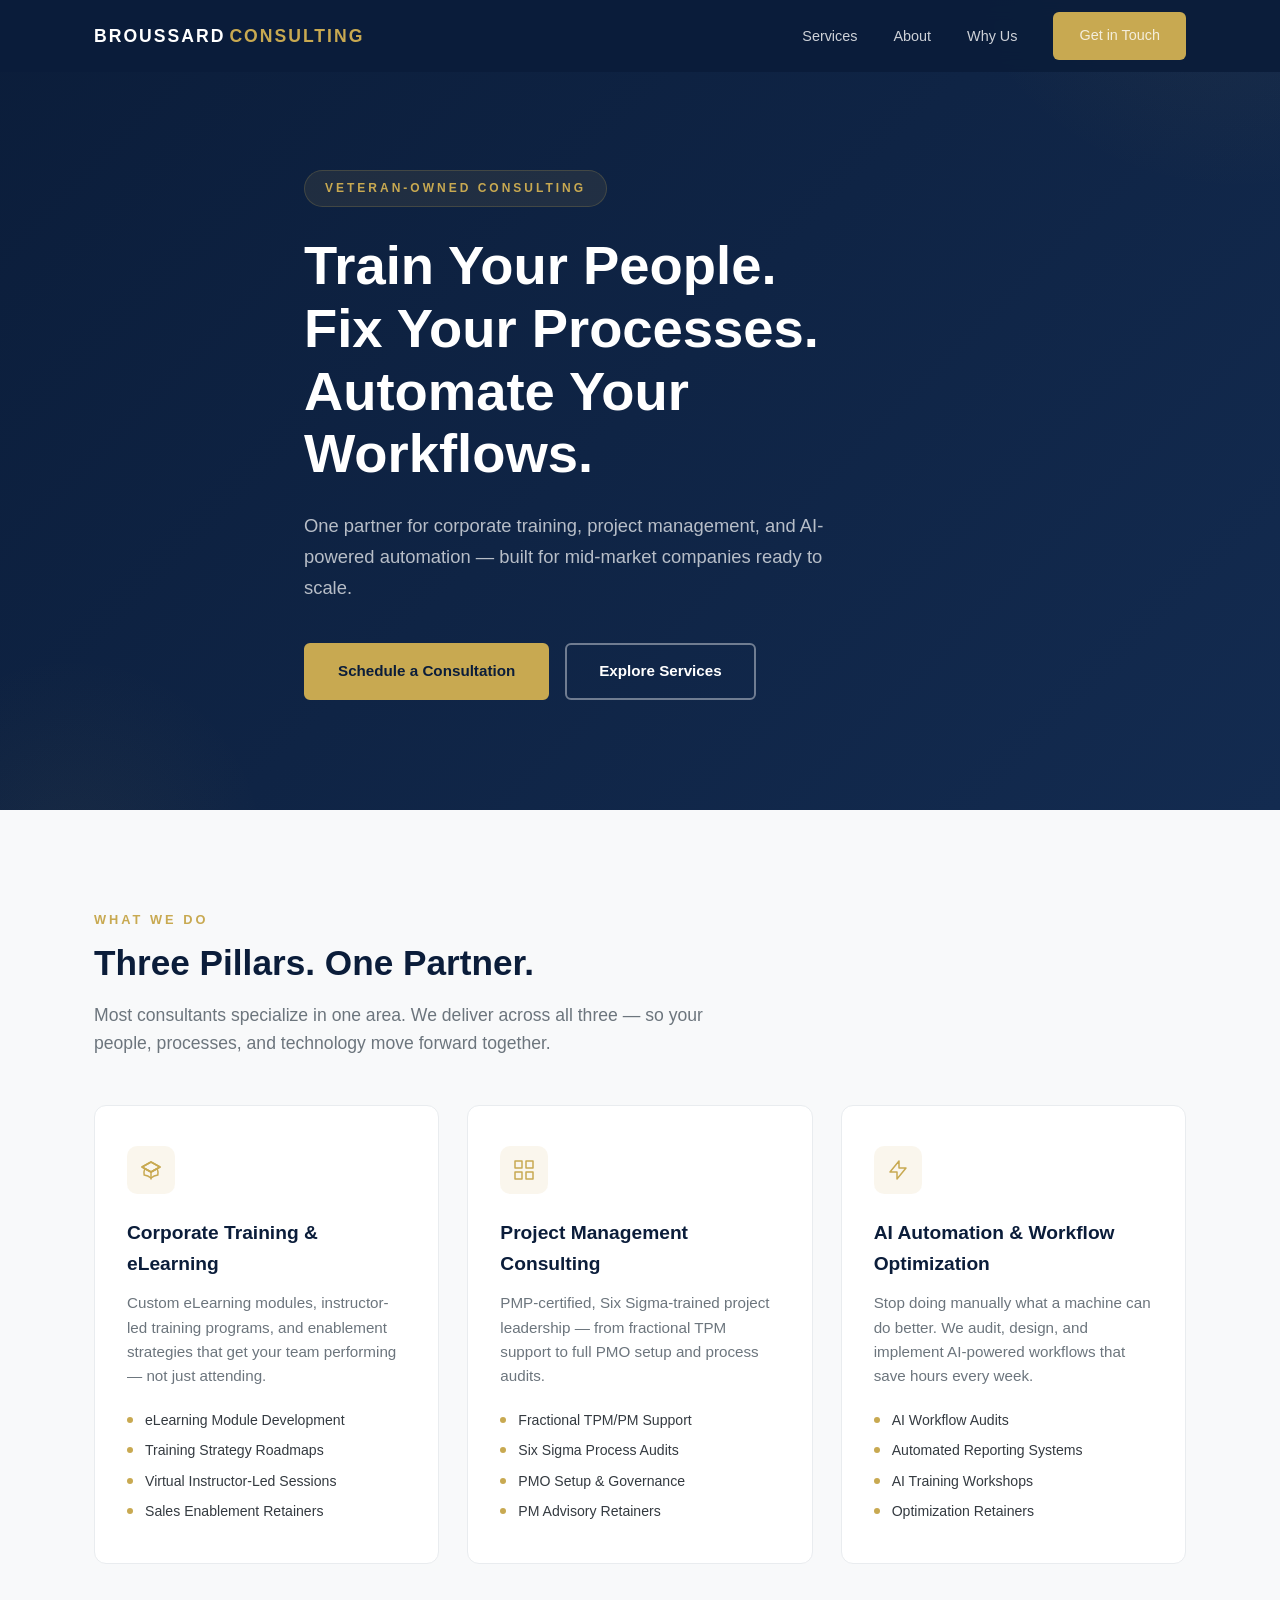
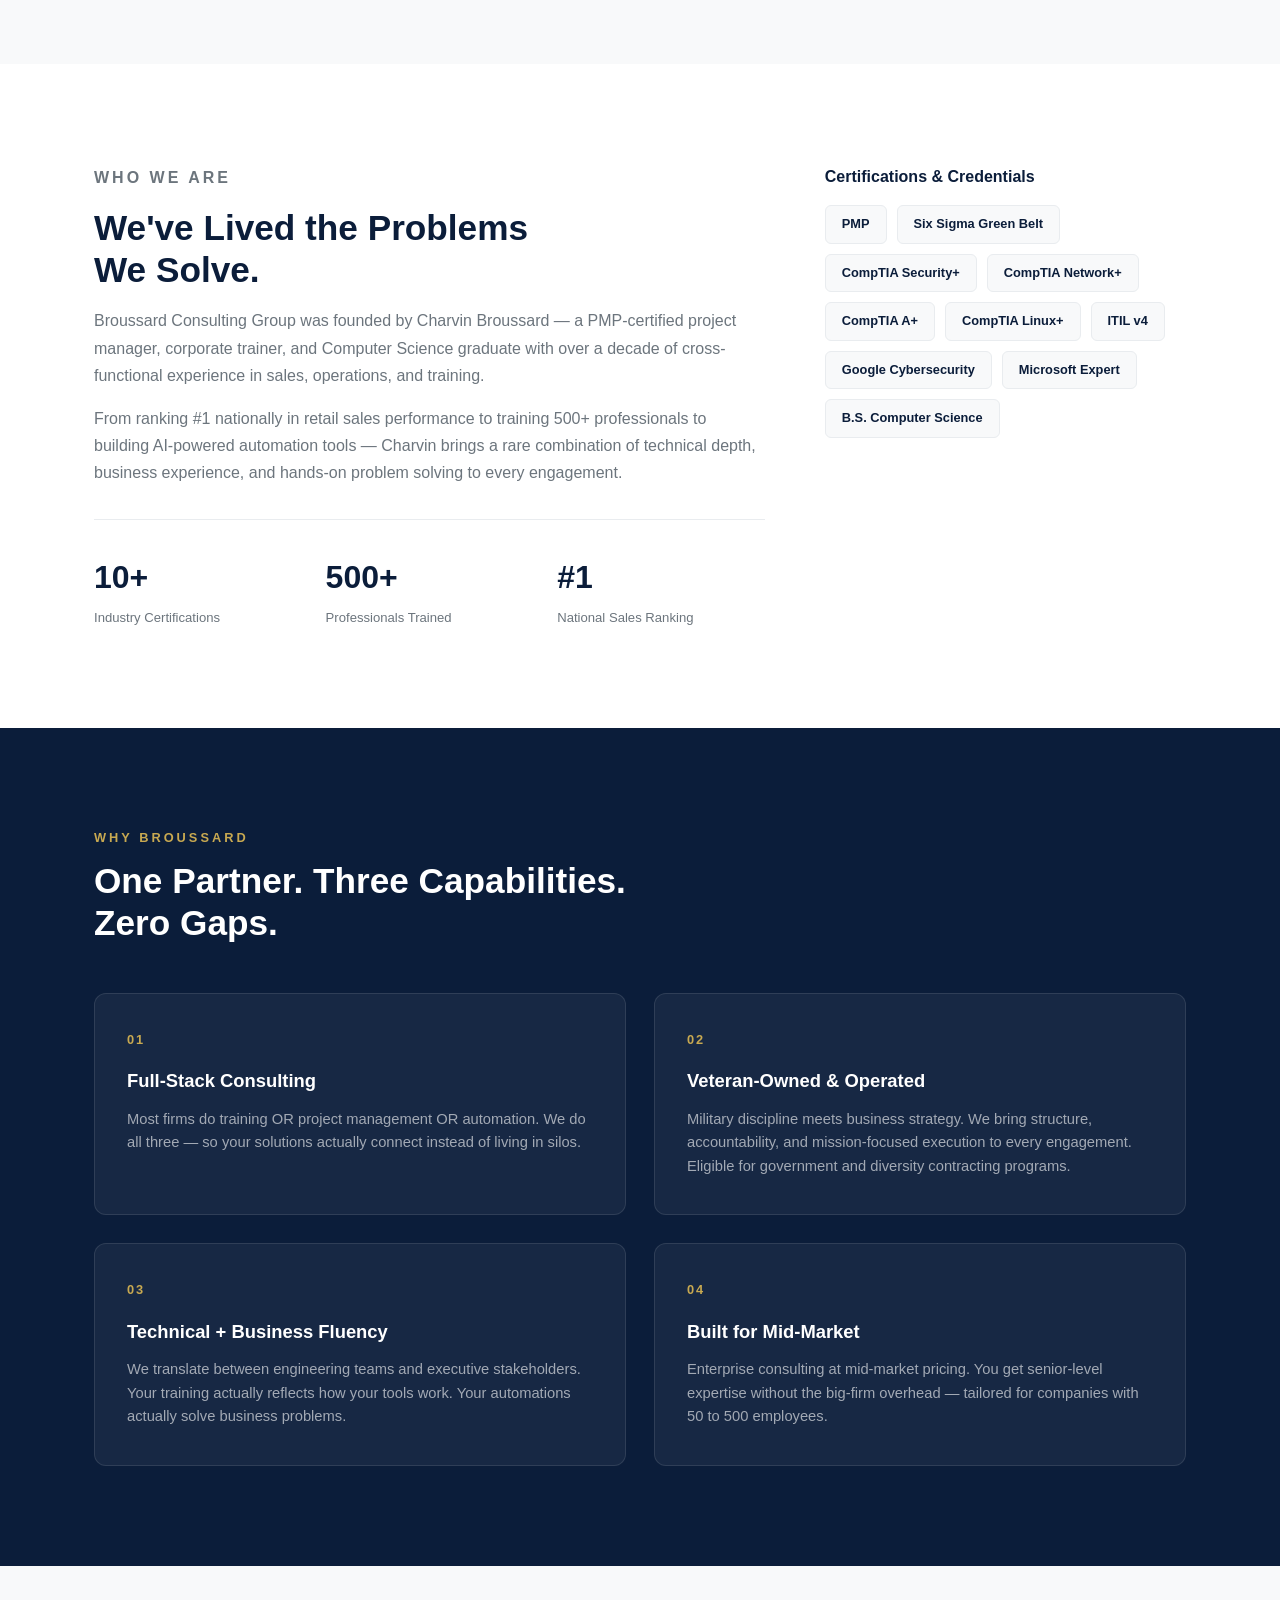
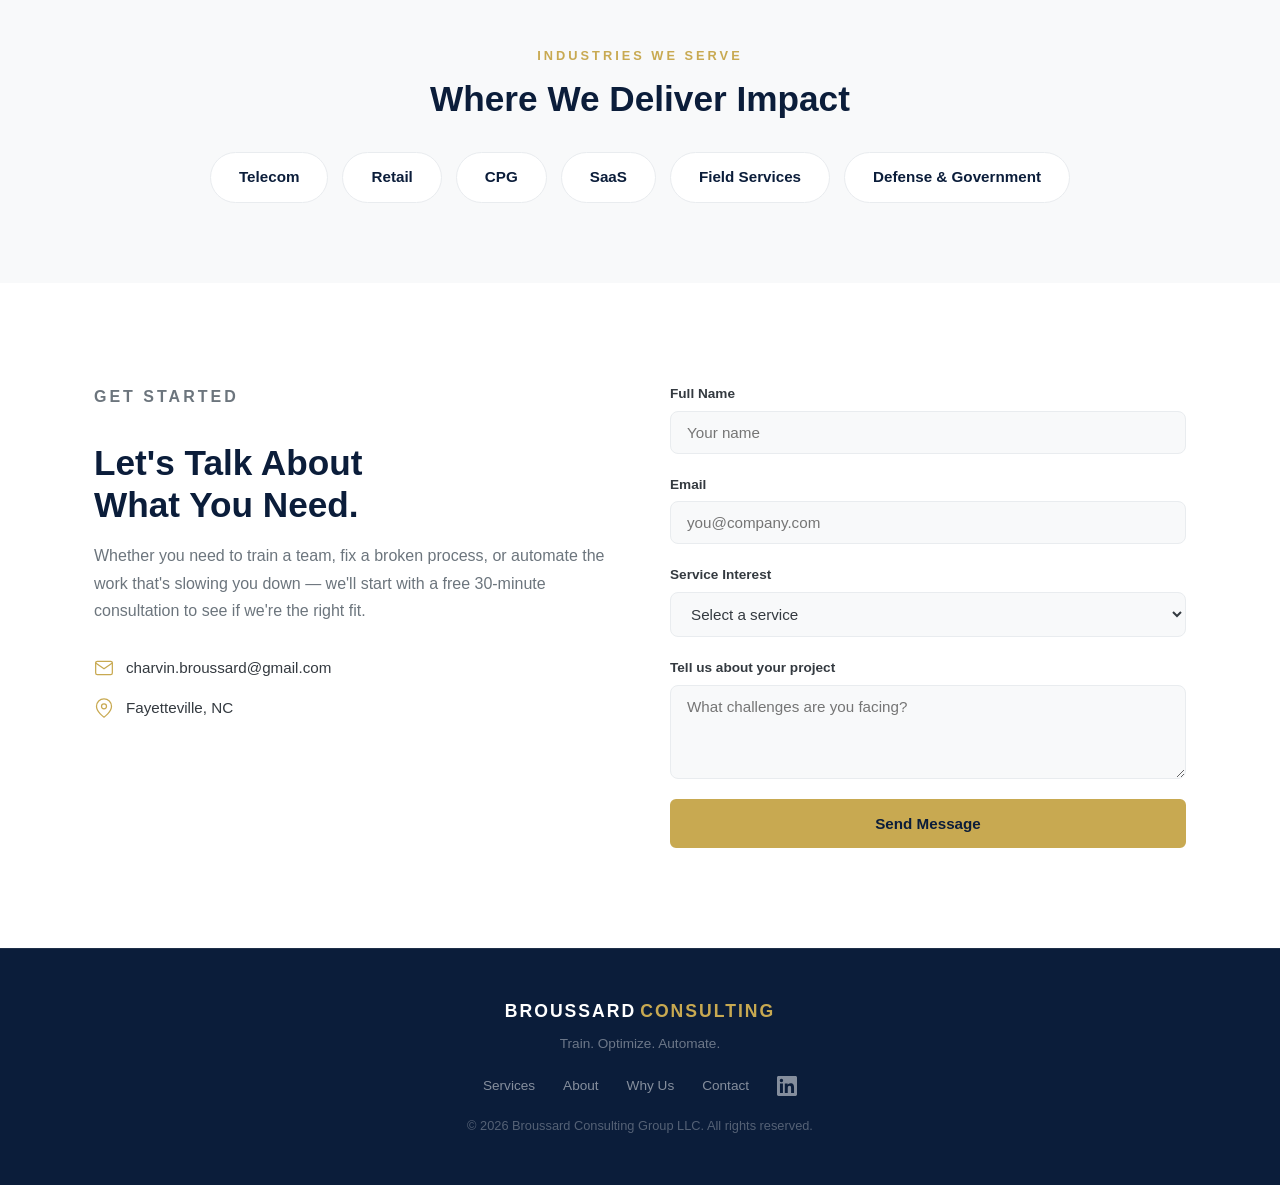
<file: index.html>
<!DOCTYPE html>
<html lang="en">
<head>
  <meta charset="UTF-8">
  <meta name="viewport" content="width=device-width, initial-scale=1.0">
  <title>Broussard Consulting Group | Training, PM & AI Automation</title>
  <meta name="description" content="Broussard Consulting Group — Corporate Training, Project Management Consulting, and AI Automation for mid-market companies. Veteran-owned.">

  <!-- Open Graph / Social Sharing -->
  <meta property="og:type" content="website">
  <meta property="og:title" content="Broussard Consulting Group | Training, PM & AI Automation">
  <meta property="og:description" content="One partner for corporate training, project management, and AI-powered automation — built for mid-market companies ready to scale. Veteran-owned.">
  <meta property="og:url" content="https://broussardconsultinggroup.com/">
  <meta property="og:image" content="https://broussardconsultinggroup.com/og-image.png">
  <meta name="twitter:card" content="summary_large_image">
  <meta name="twitter:title" content="Broussard Consulting Group | Training, PM & AI Automation">
  <meta name="twitter:description" content="One partner for corporate training, project management, and AI-powered automation — built for mid-market companies ready to scale.">

  <!-- Favicon -->
  <link rel="icon" href="data:image/svg+xml,<svg xmlns='http://www.w3.org/2000/svg' viewBox='0 0 100 100'><rect width='100' height='100' rx='12' fill='%230B1D3A'/><text x='50' y='68' font-size='60' font-weight='bold' font-family='sans-serif' fill='%23C8A951' text-anchor='middle'>B</text></svg>">

  <!-- Google Analytics — Replace G-999SSLRZNL with your GA4 Measurement ID -->
  <script async src="https://www.googletagmanager.com/gtag/js?id=G-999SSLRZNL"></script>
  <script>
    window.dataLayer = window.dataLayer || [];
    function gtag(){dataLayer.push(arguments);}
    gtag('js', new Date());
    gtag('config', 'G-999SSLRZNL');
  </script>

  <!-- Structured Data -->
  <script type="application/ld+json">
  {
    "@context": "https://schema.org",
    "@type": "ConsultingBusiness",
    "name": "Broussard Consulting Group",
    "url": "https://broussardconsultinggroup.com",
    "logo": "https://broussardconsultinggroup.com/og-image.png",
    "description": "Corporate Training, Project Management Consulting, and AI Automation for mid-market companies. Veteran-owned.",
    "email": "charvin.broussard@gmail.com",
    "address": {
      "@type": "PostalAddress",
      "addressLocality": "Fayetteville",
      "addressRegion": "NC",
      "addressCountry": "US"
    },
    "founder": {
      "@type": "Person",
      "name": "Charvin Broussard"
    },
    "areaServed": "US",
    "serviceType": ["Corporate Training", "Project Management Consulting", "AI Automation", "Workflow Optimization"],
    "knowsAbout": ["eLearning", "PMP", "Six Sigma", "AI Automation", "Instructional Design"]
  }
  </script>

  <link rel="stylesheet" href="styles.css">
</head>
<body>

  <!-- Navigation -->
  <nav class="navbar" id="navbar">
    <div class="container nav-container">
      <a href="#" class="logo">BROUSSARD<span>CONSULTING</span></a>
      <button class="nav-toggle" id="navToggle" aria-label="Toggle navigation">
        <span></span>
        <span></span>
        <span></span>
      </button>
      <ul class="nav-links" id="navLinks">
        <li><a href="#services">Services</a></li>
        <li><a href="#about">About</a></li>
        <li><a href="#why-us">Why Us</a></li>
        <li><a href="#contact" class="btn btn-nav">Get in Touch</a></li>
      </ul>
    </div>
  </nav>

  <!-- Hero Section -->
  <header class="hero">
    <div class="container hero-content">
      <p class="hero-badge">Veteran-Owned Consulting</p>
      <h1>Train Your People.<br>Fix Your Processes.<br>Automate Your Workflows.</h1>
      <p class="hero-sub">One partner for corporate training, project management, and AI-powered automation — built for mid-market companies ready to scale.</p>
      <div class="hero-cta">
        <a href="#contact" class="btn btn-primary">Schedule a Consultation</a>
        <a href="#services" class="btn btn-outline">Explore Services</a>
      </div>
    </div>
  </header>

  <!-- Services Section -->
  <section class="services" id="services">
    <div class="container">
      <p class="section-label">What We Do</p>
      <h2 class="section-title">Three Pillars. One Partner.</h2>
      <p class="section-sub">Most consultants specialize in one area. We deliver across all three — so your people, processes, and technology move forward together.</p>
      <div class="services-grid">
        <!-- Service 1 -->
        <div class="service-card">
          <div class="service-icon">
            <svg viewBox="0 0 24 24" fill="none" stroke="currentColor" stroke-width="1.5" stroke-linecap="round" stroke-linejoin="round"><path d="M12 14l9-5-9-5-9 5 9 5z"/><path d="M12 14l6.16-3.422a12.083 12.083 0 01.665 6.479A11.952 11.952 0 0012 20.055a11.952 11.952 0 00-6.824-2.998 12.078 12.078 0 01.665-6.479L12 14z"/><path d="M12 14l9-5-9-5-9 5 9 5z"/><path d="M12 14v7"/></svg>
          </div>
          <h3>Corporate Training & eLearning</h3>
          <p>Custom eLearning modules, instructor-led training programs, and enablement strategies that get your team performing — not just attending.</p>
          <ul class="service-list">
            <li>eLearning Module Development</li>
            <li>Training Strategy Roadmaps</li>
            <li>Virtual Instructor-Led Sessions</li>
            <li>Sales Enablement Retainers</li>
          </ul>
        </div>
        <!-- Service 2 -->
        <div class="service-card">
          <div class="service-icon">
            <svg viewBox="0 0 24 24" fill="none" stroke="currentColor" stroke-width="1.5" stroke-linecap="round" stroke-linejoin="round"><rect x="3" y="3" width="7" height="7"/><rect x="14" y="3" width="7" height="7"/><rect x="3" y="14" width="7" height="7"/><rect x="14" y="14" width="7" height="7"/></svg>
          </div>
          <h3>Project Management Consulting</h3>
          <p>PMP-certified, Six Sigma-trained project leadership — from fractional TPM support to full PMO setup and process audits.</p>
          <ul class="service-list">
            <li>Fractional TPM/PM Support</li>
            <li>Six Sigma Process Audits</li>
            <li>PMO Setup & Governance</li>
            <li>PM Advisory Retainers</li>
          </ul>
        </div>
        <!-- Service 3 -->
        <div class="service-card">
          <div class="service-icon">
            <svg viewBox="0 0 24 24" fill="none" stroke="currentColor" stroke-width="1.5" stroke-linecap="round" stroke-linejoin="round"><path d="M13 10V3L4 14h7v7l9-11h-7z"/></svg>
          </div>
          <h3>AI Automation & Workflow Optimization</h3>
          <p>Stop doing manually what a machine can do better. We audit, design, and implement AI-powered workflows that save hours every week.</p>
          <ul class="service-list">
            <li>AI Workflow Audits</li>
            <li>Automated Reporting Systems</li>
            <li>AI Training Workshops</li>
            <li>Optimization Retainers</li>
          </ul>
        </div>
      </div>
    </div>
  </section>

  <!-- About Section -->
  <section class="about" id="about">
    <div class="container about-grid">
      <div class="about-content">
        <p class="section-label">Who We Are</p>
        <h2 class="section-title">We've Lived the Problems<br>We Solve.</h2>
        <p>Broussard Consulting Group was founded by Charvin Broussard — a PMP-certified project manager, corporate trainer, and Computer Science graduate with over a decade of cross-functional experience in sales, operations, and training.</p>
        <p>From ranking #1 nationally in retail sales performance to training 500+ professionals to building AI-powered automation tools — Charvin brings a rare combination of technical depth, business experience, and hands-on problem solving to every engagement.</p>
        <div class="credential-grid">
          <div class="credential">
            <span class="credential-number">10+</span>
            <span class="credential-label">Industry Certifications</span>
          </div>
          <div class="credential">
            <span class="credential-number">500+</span>
            <span class="credential-label">Professionals Trained</span>
          </div>
          <div class="credential">
            <span class="credential-number">#1</span>
            <span class="credential-label">National Sales Ranking</span>
          </div>
        </div>
      </div>
      <div class="about-certs">
        <h4>Certifications & Credentials</h4>
        <div class="cert-tags">
          <span class="cert-tag">PMP</span>
          <span class="cert-tag">Six Sigma Green Belt</span>
          <span class="cert-tag">CompTIA Security+</span>
          <span class="cert-tag">CompTIA Network+</span>
          <span class="cert-tag">CompTIA A+</span>
          <span class="cert-tag">CompTIA Linux+</span>
          <span class="cert-tag">ITIL v4</span>
          <span class="cert-tag">Google Cybersecurity</span>
          <span class="cert-tag">Microsoft Expert</span>
          <span class="cert-tag">B.S. Computer Science</span>
        </div>
      </div>
    </div>
  </section>

  <!-- Why Us Section -->
  <section class="why-us" id="why-us">
    <div class="container">
      <p class="section-label">Why Broussard</p>
      <h2 class="section-title">One Partner. Three Capabilities.<br>Zero Gaps.</h2>
      <div class="why-grid">
        <div class="why-card">
          <div class="why-number">01</div>
          <h3>Full-Stack Consulting</h3>
          <p>Most firms do training OR project management OR automation. We do all three — so your solutions actually connect instead of living in silos.</p>
        </div>
        <div class="why-card">
          <div class="why-number">02</div>
          <h3>Veteran-Owned & Operated</h3>
          <p>Military discipline meets business strategy. We bring structure, accountability, and mission-focused execution to every engagement. Eligible for government and diversity contracting programs.</p>
        </div>
        <div class="why-card">
          <div class="why-number">03</div>
          <h3>Technical + Business Fluency</h3>
          <p>We translate between engineering teams and executive stakeholders. Your training actually reflects how your tools work. Your automations actually solve business problems.</p>
        </div>
        <div class="why-card">
          <div class="why-number">04</div>
          <h3>Built for Mid-Market</h3>
          <p>Enterprise consulting at mid-market pricing. You get senior-level expertise without the big-firm overhead — tailored for companies with 50 to 500 employees.</p>
        </div>
      </div>
    </div>
  </section>

  <!-- Industries Section -->
  <section class="industries">
    <div class="container">
      <p class="section-label">Industries We Serve</p>
      <h2 class="section-title">Where We Deliver Impact</h2>
      <div class="industry-tags">
        <span class="industry-tag">Telecom</span>
        <span class="industry-tag">Retail</span>
        <span class="industry-tag">CPG</span>
        <span class="industry-tag">SaaS</span>
        <span class="industry-tag">Field Services</span>
        <span class="industry-tag">Defense & Government</span>
      </div>
    </div>
  </section>

  <!-- Contact / CTA Section -->
  <section class="contact" id="contact">
    <div class="container contact-grid">
      <div class="contact-info">
        <p class="section-label">Get Started</p>
        <h2 class="section-title">Let's Talk About<br>What You Need.</h2>
        <p>Whether you need to train a team, fix a broken process, or automate the work that's slowing you down — we'll start with a free 30-minute consultation to see if we're the right fit.</p>
        <div class="contact-details">
          <div class="contact-item">
            <svg viewBox="0 0 24 24" fill="none" stroke="currentColor" stroke-width="1.5" stroke-linecap="round" stroke-linejoin="round"><path d="M4 4h16c1.1 0 2 .9 2 2v12c0 1.1-.9 2-2 2H4c-1.1 0-2-.9-2-2V6c0-1.1.9-2 2-2z"/><polyline points="22,6 12,13 2,6"/></svg>
            <a href="mailto:charvin.broussard@gmail.com">charvin.broussard@gmail.com</a>
          </div>
          <div class="contact-item">
            <svg viewBox="0 0 24 24" fill="none" stroke="currentColor" stroke-width="1.5" stroke-linecap="round" stroke-linejoin="round"><path d="M21 10c0 7-9 13-9 13s-9-6-9-13a9 9 0 0118 0z"/><circle cx="12" cy="10" r="3"/></svg>
            <span>Fayetteville, NC</span>
          </div>
        </div>
      </div>
      <form class="contact-form" id="contactForm" action="https://formspree.io/f/xbdaepzk" method="POST">
        <div class="form-group">
          <label for="name">Full Name</label>
          <input type="text" id="name" name="name" required placeholder="Your name">
        </div>
        <div class="form-group">
          <label for="email">Email</label>
          <input type="email" id="email" name="email" required placeholder="you@company.com">
        </div>
        <div class="form-group">
          <label for="service">Service Interest</label>
          <select id="service" name="service" required>
            <option value="" disabled selected>Select a service</option>
            <option value="training">Corporate Training & eLearning</option>
            <option value="pm">Project Management Consulting</option>
            <option value="ai">AI Automation & Workflow Optimization</option>
            <option value="multiple">Multiple Services</option>
          </select>
        </div>
        <div class="form-group">
          <label for="message">Tell us about your project</label>
          <textarea id="message" name="message" rows="4" required placeholder="What challenges are you facing?"></textarea>
        </div>
        <button type="submit" class="btn btn-primary btn-full">Send Message</button>
      </form>
    </div>
  </section>

  <!-- Footer -->
  <footer class="footer">
    <div class="container footer-content">
      <div class="footer-brand">
        <a href="#" class="logo">BROUSSARD<span>CONSULTING</span></a>
        <p>Train. Optimize. Automate.</p>
      </div>
      <div class="footer-links">
        <a href="#services">Services</a>
        <a href="#about">About</a>
        <a href="#why-us">Why Us</a>
        <a href="#contact">Contact</a>
        <a href="https://www.linkedin.com/in/charvinbroussard" target="_blank" rel="noopener noreferrer" class="footer-social" aria-label="LinkedIn">
          <svg viewBox="0 0 24 24" fill="currentColor" width="20" height="20"><path d="M20.447 20.452h-3.554v-5.569c0-1.328-.027-3.037-1.852-3.037-1.853 0-2.136 1.445-2.136 2.939v5.667H9.351V9h3.414v1.561h.046c.477-.9 1.637-1.85 3.37-1.85 3.601 0 4.267 2.37 4.267 5.455v6.286zM5.337 7.433a2.062 2.062 0 01-2.063-2.065 2.064 2.064 0 112.063 2.065zm1.782 13.019H3.555V9h3.564v11.452zM22.225 0H1.771C.792 0 0 .774 0 1.729v20.542C0 23.227.792 24 1.771 24h20.451C23.2 24 24 23.227 24 22.271V1.729C24 .774 23.2 0 22.222 0h.003z"/></svg>
        </a>
      </div>
      <p class="footer-copy">&copy; 2026 Broussard Consulting Group LLC. All rights reserved.</p>
    </div>
  </footer>

  <script src="script.js"></script>
</body>
</html>
</file>
<file: styles.css>
/* ===========================
   BROUSSARD CONSULTING GROUP
   Landing Page Styles
   =========================== */

/* --- Reset & Base --- */
*, *::before, *::after {
  margin: 0;
  padding: 0;
  box-sizing: border-box;
}

:root {
  --navy: #0B1D3A;
  --navy-light: #132B50;
  --gold: #C8A951;
  --gold-light: #E0C97A;
  --white: #FFFFFF;
  --gray-50: #F8F9FA;
  --gray-100: #F1F3F5;
  --gray-200: #E9ECEF;
  --gray-400: #ADB5BD;
  --gray-600: #6C757D;
  --gray-800: #343A40;
  --font-main: 'Segoe UI', -apple-system, BlinkMacSystemFont, sans-serif;
  --transition: 0.3s ease;
}

html {
  scroll-behavior: smooth;
  scroll-padding-top: 80px;
}

body {
  font-family: var(--font-main);
  color: var(--gray-800);
  line-height: 1.6;
  background: var(--white);
  -webkit-font-smoothing: antialiased;
}

a {
  text-decoration: none;
  color: inherit;
}

ul {
  list-style: none;
}

img {
  max-width: 100%;
  display: block;
}

.container {
  max-width: 1140px;
  margin: 0 auto;
  padding: 0 24px;
}

/* --- Buttons --- */
.btn {
  display: inline-block;
  padding: 14px 32px;
  border-radius: 6px;
  font-size: 0.95rem;
  font-weight: 600;
  cursor: pointer;
  transition: var(--transition);
  border: 2px solid transparent;
  text-align: center;
}

.btn-primary {
  background: var(--gold);
  color: var(--navy);
  border-color: var(--gold);
}

.btn-primary:hover {
  background: var(--gold-light);
  border-color: var(--gold-light);
  transform: translateY(-2px);
  box-shadow: 0 4px 16px rgba(200, 169, 81, 0.3);
}

.btn-outline {
  background: transparent;
  color: var(--white);
  border-color: rgba(255, 255, 255, 0.4);
}

.btn-outline:hover {
  background: rgba(255, 255, 255, 0.1);
  border-color: var(--white);
}

.btn-nav {
  padding: 10px 24px;
  background: var(--gold);
  color: var(--navy);
  border-radius: 6px;
  font-weight: 600;
}

.btn-nav:hover {
  background: var(--gold-light);
}

.btn-full {
  width: 100%;
}

/* --- Section Labels --- */
.section-label {
  font-size: 0.8rem;
  font-weight: 700;
  text-transform: uppercase;
  letter-spacing: 3px;
  color: var(--gold);
  margin-bottom: 12px;
}

.section-title {
  font-size: 2.2rem;
  font-weight: 700;
  line-height: 1.2;
  margin-bottom: 16px;
  color: var(--navy);
}

.section-sub {
  font-size: 1.1rem;
  color: var(--gray-600);
  max-width: 640px;
  margin-bottom: 48px;
}

/* ===========================
   NAVBAR
   =========================== */
.navbar {
  position: fixed;
  top: 0;
  left: 0;
  right: 0;
  z-index: 1000;
  background: rgba(11, 29, 58, 0.95);
  backdrop-filter: blur(10px);
  transition: var(--transition);
}

.navbar.scrolled {
  box-shadow: 0 2px 20px rgba(0, 0, 0, 0.15);
}

.nav-container {
  display: flex;
  align-items: center;
  justify-content: space-between;
  height: 72px;
}

.logo {
  font-size: 1.1rem;
  font-weight: 800;
  color: var(--white);
  letter-spacing: 2px;
}

.logo span {
  color: var(--gold);
  margin-left: 4px;
}

.nav-links {
  display: flex;
  align-items: center;
  gap: 36px;
}

.nav-links a {
  color: rgba(255, 255, 255, 0.8);
  font-size: 0.9rem;
  font-weight: 500;
  transition: var(--transition);
}

.nav-links a:hover {
  color: var(--white);
}

.nav-toggle {
  display: none;
  flex-direction: column;
  gap: 5px;
  background: none;
  border: none;
  cursor: pointer;
  padding: 4px;
}

.nav-toggle span {
  width: 24px;
  height: 2px;
  background: var(--white);
  transition: var(--transition);
}

/* ===========================
   HERO
   =========================== */
.hero {
  background: linear-gradient(135deg, var(--navy) 0%, var(--navy-light) 100%);
  padding: 160px 0 100px;
  min-height: 90vh;
  display: flex;
  align-items: center;
  position: relative;
  overflow: hidden;
}

.hero::before {
  content: '';
  position: absolute;
  top: -50%;
  right: -20%;
  width: 600px;
  height: 600px;
  background: radial-gradient(circle, rgba(200, 169, 81, 0.08) 0%, transparent 70%);
  border-radius: 50%;
}

.hero::after {
  content: '';
  position: absolute;
  bottom: -30%;
  left: -10%;
  width: 400px;
  height: 400px;
  background: radial-gradient(circle, rgba(200, 169, 81, 0.05) 0%, transparent 70%);
  border-radius: 50%;
}

.hero-content {
  position: relative;
  z-index: 1;
  max-width: 720px;
}

.hero-badge {
  display: inline-block;
  font-size: 0.75rem;
  font-weight: 700;
  text-transform: uppercase;
  letter-spacing: 3px;
  color: var(--gold);
  background: rgba(200, 169, 81, 0.1);
  padding: 8px 20px;
  border-radius: 50px;
  border: 1px solid rgba(200, 169, 81, 0.2);
  margin-bottom: 28px;
}

.hero h1 {
  font-size: 3.4rem;
  font-weight: 800;
  color: var(--white);
  line-height: 1.15;
  margin-bottom: 24px;
}

.hero-sub {
  font-size: 1.15rem;
  color: rgba(255, 255, 255, 0.7);
  line-height: 1.7;
  margin-bottom: 40px;
  max-width: 560px;
}

.hero-cta {
  display: flex;
  gap: 16px;
  flex-wrap: wrap;
}

/* ===========================
   SERVICES
   =========================== */
.services {
  padding: 100px 0;
  background: var(--gray-50);
}

.services-grid {
  display: grid;
  grid-template-columns: repeat(3, 1fr);
  gap: 28px;
}

.service-card {
  background: var(--white);
  border-radius: 12px;
  padding: 40px 32px;
  border: 1px solid var(--gray-200);
  transition: var(--transition);
}

.service-card:hover {
  transform: translateY(-4px);
  box-shadow: 0 12px 40px rgba(0, 0, 0, 0.08);
  border-color: var(--gold);
}

.service-icon {
  width: 48px;
  height: 48px;
  background: rgba(200, 169, 81, 0.1);
  border-radius: 10px;
  display: flex;
  align-items: center;
  justify-content: center;
  margin-bottom: 24px;
}

.service-icon svg {
  width: 24px;
  height: 24px;
  color: var(--gold);
}

.service-card h3 {
  font-size: 1.2rem;
  font-weight: 700;
  color: var(--navy);
  margin-bottom: 12px;
}

.service-card > p {
  font-size: 0.95rem;
  color: var(--gray-600);
  margin-bottom: 20px;
  line-height: 1.6;
}

.service-list {
  display: flex;
  flex-direction: column;
  gap: 8px;
}

.service-list li {
  font-size: 0.88rem;
  color: var(--gray-800);
  padding-left: 18px;
  position: relative;
}

.service-list li::before {
  content: '';
  position: absolute;
  left: 0;
  top: 8px;
  width: 6px;
  height: 6px;
  background: var(--gold);
  border-radius: 50%;
}

/* ===========================
   TESTIMONIALS
   =========================== */
.testimonials {
  padding: 100px 0;
}

.testimonials-grid {
  display: grid;
  grid-template-columns: repeat(3, 1fr);
  gap: 28px;
  margin-top: 48px;
}

.testimonial-card {
  background: var(--white);
  border-radius: 12px;
  padding: 36px 32px;
  border: 1px solid var(--gray-200);
  transition: var(--transition);
}

.testimonial-card:hover {
  transform: translateY(-4px);
  box-shadow: 0 12px 40px rgba(0, 0, 0, 0.08);
}

.testimonial-stars {
  font-size: 1rem;
  color: var(--gold);
  letter-spacing: 2px;
  margin-bottom: 16px;
}

.testimonial-text {
  font-size: 0.95rem;
  color: var(--gray-600);
  line-height: 1.7;
  margin-bottom: 24px;
  font-style: italic;
}

.testimonial-author {
  display: flex;
  align-items: center;
  gap: 12px;
}

.testimonial-avatar {
  width: 44px;
  height: 44px;
  background: var(--navy);
  color: var(--gold);
  border-radius: 50%;
  display: flex;
  align-items: center;
  justify-content: center;
  font-size: 0.85rem;
  font-weight: 700;
  flex-shrink: 0;
}

.testimonial-name {
  display: block;
  font-size: 0.9rem;
  font-weight: 700;
  color: var(--navy);
}

.testimonial-role {
  display: block;
  font-size: 0.8rem;
  color: var(--gray-400);
}

/* ===========================
   ABOUT
   =========================== */
.about {
  padding: 100px 0;
}

.about-grid {
  display: grid;
  grid-template-columns: 1.3fr 0.7fr;
  gap: 60px;
  align-items: start;
}

.about-content p {
  font-size: 1rem;
  color: var(--gray-600);
  margin-bottom: 16px;
  line-height: 1.7;
}

.credential-grid {
  display: grid;
  grid-template-columns: repeat(3, 1fr);
  gap: 24px;
  margin-top: 32px;
  padding-top: 32px;
  border-top: 1px solid var(--gray-200);
}

.credential {
  display: flex;
  flex-direction: column;
}

.credential-number {
  font-size: 2rem;
  font-weight: 800;
  color: var(--navy);
}

.credential-label {
  font-size: 0.82rem;
  color: var(--gray-600);
  margin-top: 4px;
}

.about-certs h4 {
  font-size: 1rem;
  font-weight: 700;
  color: var(--navy);
  margin-bottom: 16px;
}

.cert-tags {
  display: flex;
  flex-wrap: wrap;
  gap: 10px;
}

.cert-tag {
  font-size: 0.8rem;
  font-weight: 600;
  padding: 8px 16px;
  background: var(--gray-50);
  color: var(--navy);
  border-radius: 6px;
  border: 1px solid var(--gray-200);
}

/* ===========================
   WHY US
   =========================== */
.why-us {
  padding: 100px 0;
  background: var(--navy);
}

.why-us .section-label {
  color: var(--gold);
}

.why-us .section-title {
  color: var(--white);
}

.why-grid {
  display: grid;
  grid-template-columns: repeat(2, 1fr);
  gap: 28px;
  margin-top: 48px;
}

.why-card {
  background: rgba(255, 255, 255, 0.05);
  border: 1px solid rgba(255, 255, 255, 0.1);
  border-radius: 12px;
  padding: 36px 32px;
  transition: var(--transition);
}

.why-card:hover {
  background: rgba(255, 255, 255, 0.08);
  border-color: rgba(200, 169, 81, 0.3);
}

.why-number {
  font-size: 0.8rem;
  font-weight: 700;
  color: var(--gold);
  letter-spacing: 2px;
  margin-bottom: 16px;
}

.why-card h3 {
  font-size: 1.15rem;
  font-weight: 700;
  color: var(--white);
  margin-bottom: 12px;
}

.why-card p {
  font-size: 0.92rem;
  color: rgba(255, 255, 255, 0.6);
  line-height: 1.6;
}

/* ===========================
   INDUSTRIES
   =========================== */
.industries {
  padding: 80px 0;
  text-align: center;
  background: var(--gray-50);
}

.industry-tags {
  display: flex;
  flex-wrap: wrap;
  justify-content: center;
  gap: 14px;
  margin-top: 32px;
}

.industry-tag {
  font-size: 0.95rem;
  font-weight: 600;
  padding: 12px 28px;
  background: var(--white);
  color: var(--navy);
  border-radius: 50px;
  border: 1px solid var(--gray-200);
  transition: var(--transition);
}

.industry-tag:hover {
  border-color: var(--gold);
  color: var(--gold);
}

/* ===========================
   CONTACT
   =========================== */
.contact {
  padding: 100px 0;
}

.contact-grid {
  display: grid;
  grid-template-columns: 1fr 1fr;
  gap: 60px;
  align-items: start;
}

.contact-info p {
  font-size: 1rem;
  color: var(--gray-600);
  line-height: 1.7;
  margin-bottom: 32px;
}

.contact-details {
  display: flex;
  flex-direction: column;
  gap: 16px;
}

.contact-item {
  display: flex;
  align-items: center;
  gap: 12px;
  font-size: 0.95rem;
  color: var(--gray-800);
}

.contact-item svg {
  width: 20px;
  height: 20px;
  color: var(--gold);
  flex-shrink: 0;
}

.contact-item a {
  transition: var(--transition);
}

.contact-item a:hover {
  color: var(--gold);
}

/* --- Form --- */
.contact-form {
  display: flex;
  flex-direction: column;
  gap: 20px;
}

.form-group {
  display: flex;
  flex-direction: column;
  gap: 6px;
}

.form-group label {
  font-size: 0.85rem;
  font-weight: 600;
  color: var(--gray-800);
}

.form-group input,
.form-group select,
.form-group textarea {
  padding: 12px 16px;
  border: 1px solid var(--gray-200);
  border-radius: 8px;
  font-family: var(--font-main);
  font-size: 0.95rem;
  color: var(--gray-800);
  background: var(--gray-50);
  transition: var(--transition);
  outline: none;
}

.form-group input:focus,
.form-group select:focus,
.form-group textarea:focus {
  border-color: var(--gold);
  background: var(--white);
  box-shadow: 0 0 0 3px rgba(200, 169, 81, 0.1);
}

.form-group textarea {
  resize: vertical;
}

/* --- Form Success Message --- */
.form-success {
  display: none;
  text-align: center;
  padding: 40px;
}

.form-success.visible {
  display: block;
}

.form-success h3 {
  font-size: 1.3rem;
  color: var(--navy);
  margin-bottom: 8px;
}

.form-success p {
  color: var(--gray-600);
}

.form-error {
  font-size: 0.88rem;
  color: #dc3545;
  margin-top: 8px;
  text-align: center;
}

/* ===========================
   FOOTER
   =========================== */
.footer {
  background: var(--navy);
  padding: 48px 0;
  border-top: 1px solid rgba(255, 255, 255, 0.08);
}

.footer-content {
  display: flex;
  flex-direction: column;
  align-items: center;
  gap: 20px;
  text-align: center;
}

.footer-brand p {
  font-size: 0.85rem;
  color: rgba(255, 255, 255, 0.4);
  margin-top: 8px;
}

.footer-links {
  display: flex;
  gap: 28px;
}

.footer-links a {
  font-size: 0.85rem;
  color: rgba(255, 255, 255, 0.5);
  transition: var(--transition);
}

.footer-links a:hover {
  color: var(--gold);
}

.footer-social {
  display: inline-flex;
  align-items: center;
  transition: var(--transition);
}

.footer-social svg {
  width: 20px;
  height: 20px;
  fill: rgba(255, 255, 255, 0.5);
  transition: var(--transition);
}

.footer-social:hover svg {
  fill: var(--gold);
}

.footer-copy {
  font-size: 0.8rem;
  color: rgba(255, 255, 255, 0.3);
}

/* ===========================
   ANIMATIONS
   =========================== */
.fade-in {
  opacity: 0;
  transform: translateY(24px);
  transition: opacity 0.6s ease, transform 0.6s ease;
}

.fade-in.visible {
  opacity: 1;
  transform: translateY(0);
}

/* ===========================
   RESPONSIVE
   =========================== */
@media (max-width: 992px) {
  .hero h1 {
    font-size: 2.6rem;
  }

  .services-grid {
    grid-template-columns: 1fr;
    gap: 20px;
  }

  .testimonials-grid {
    grid-template-columns: 1fr;
    gap: 20px;
  }

  .about-grid {
    grid-template-columns: 1fr;
    gap: 40px;
  }

  .why-grid {
    grid-template-columns: 1fr;
  }

  .contact-grid {
    grid-template-columns: 1fr;
    gap: 40px;
  }
}

@media (max-width: 768px) {
  .nav-toggle {
    display: flex;
  }

  .nav-links {
    position: fixed;
    top: 72px;
    left: 0;
    right: 0;
    background: var(--navy);
    flex-direction: column;
    padding: 24px;
    gap: 20px;
    transform: translateY(-120%);
    transition: var(--transition);
    border-bottom: 1px solid rgba(255, 255, 255, 0.1);
  }

  .nav-links.active {
    transform: translateY(0);
  }

  .hero {
    padding: 130px 0 80px;
    min-height: auto;
  }

  .hero h1 {
    font-size: 2rem;
  }

  .hero-sub {
    font-size: 1rem;
  }

  .section-title {
    font-size: 1.7rem;
  }

  .credential-grid {
    grid-template-columns: repeat(3, 1fr);
    gap: 16px;
  }

  .credential-number {
    font-size: 1.5rem;
  }

  .hero-cta {
    flex-direction: column;
  }

  .hero-cta .btn {
    text-align: center;
  }
}
</file>
